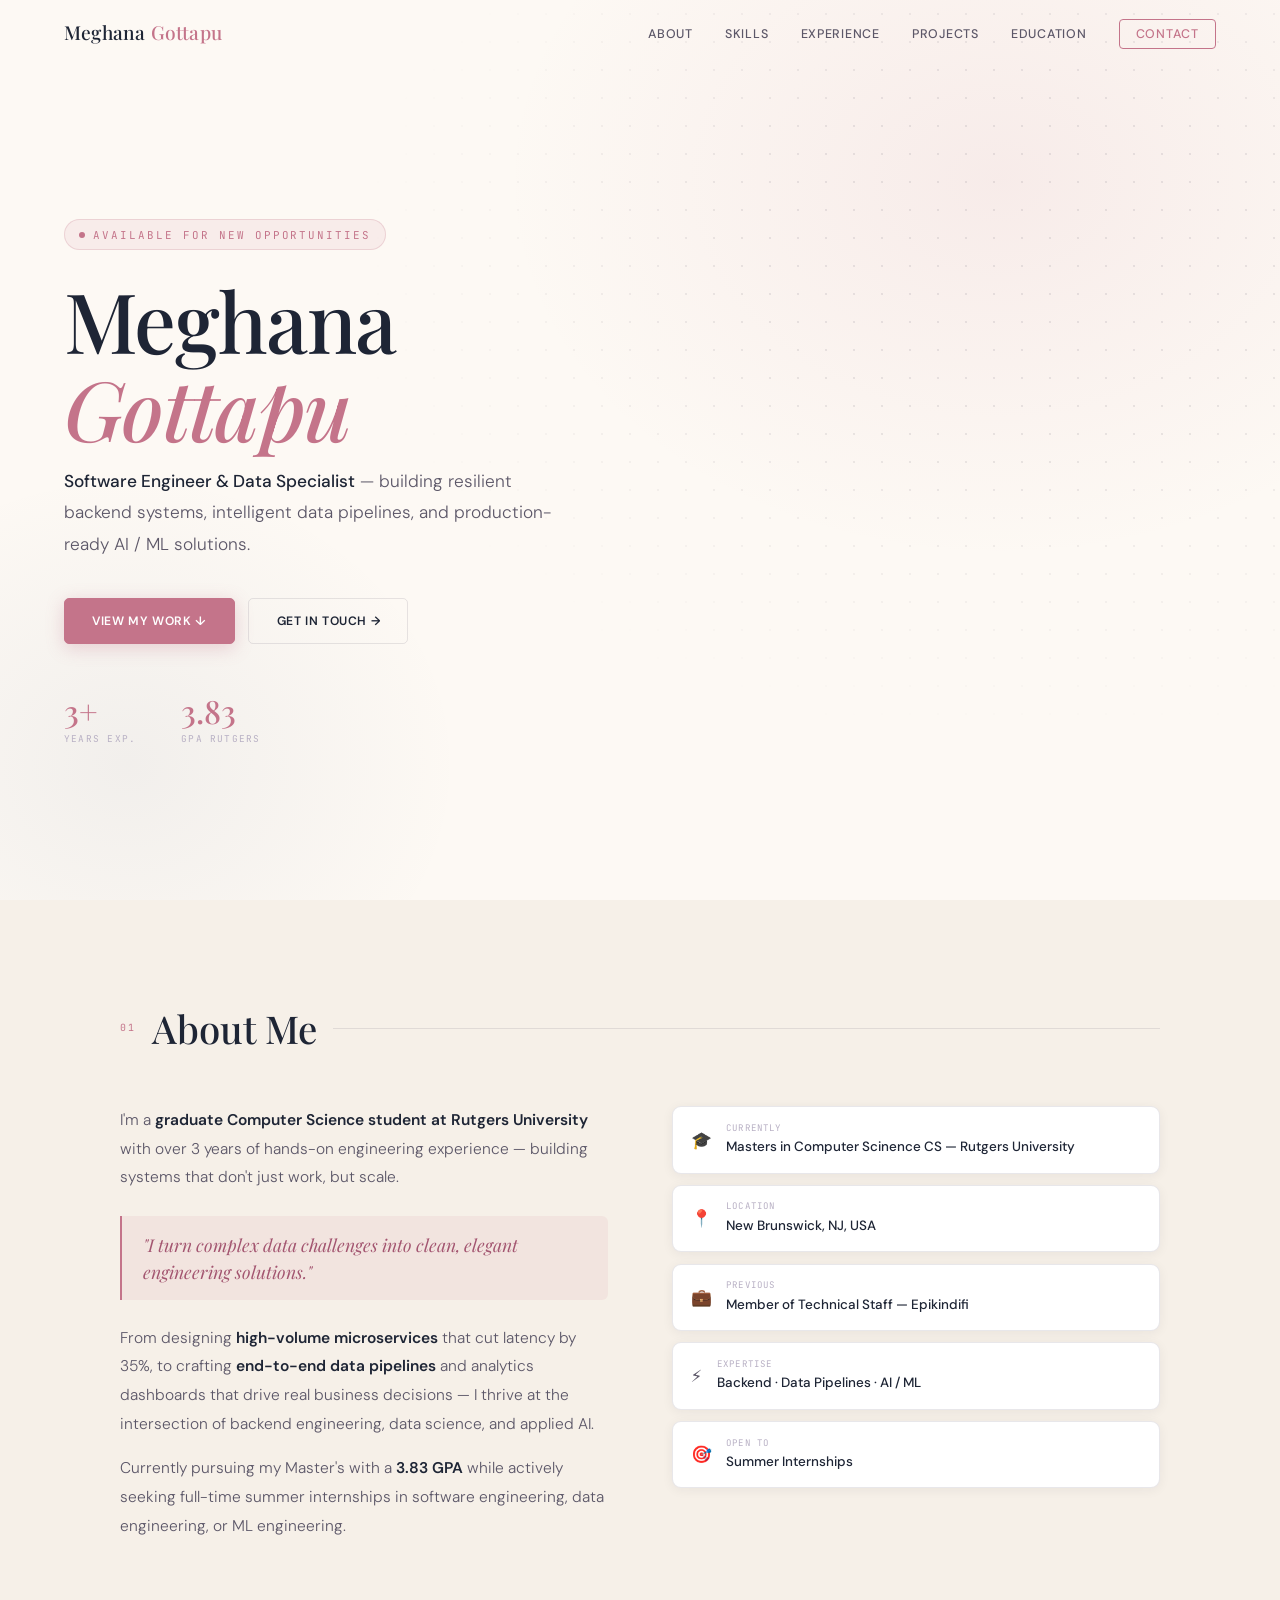
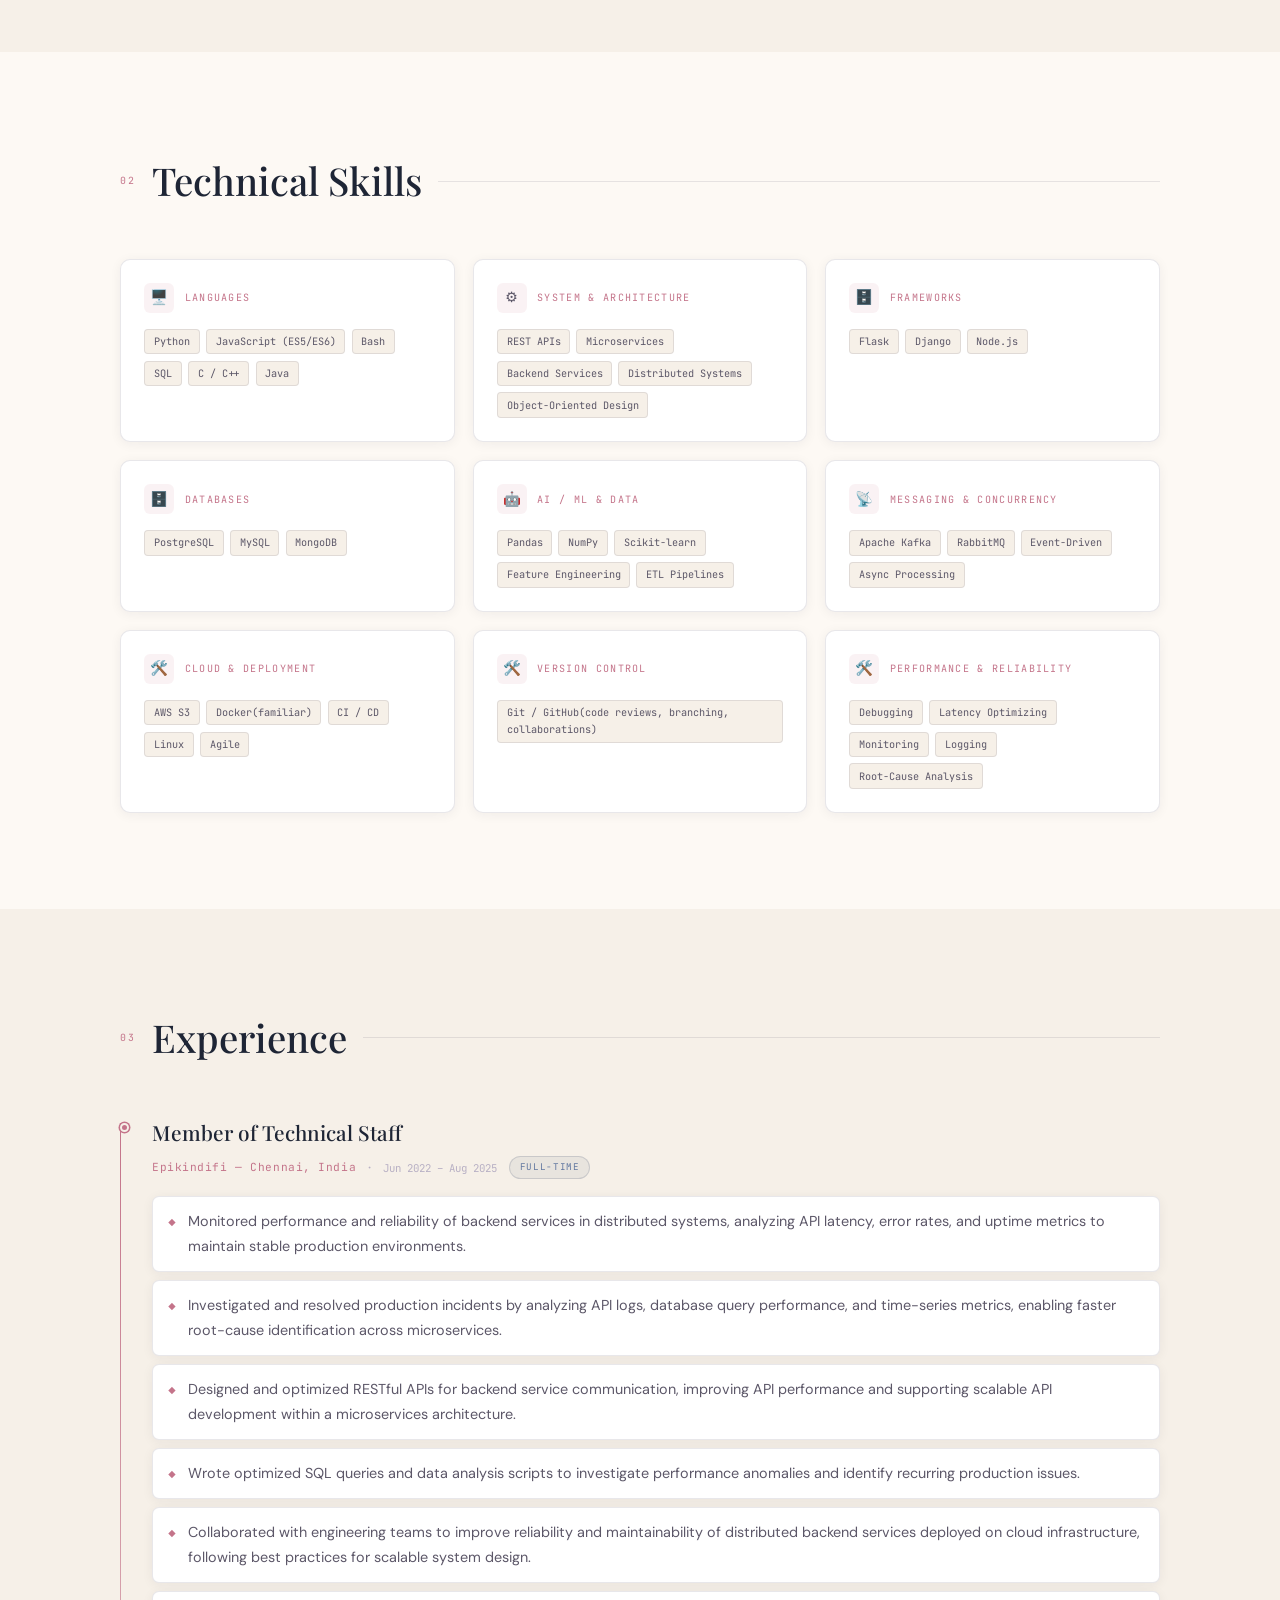
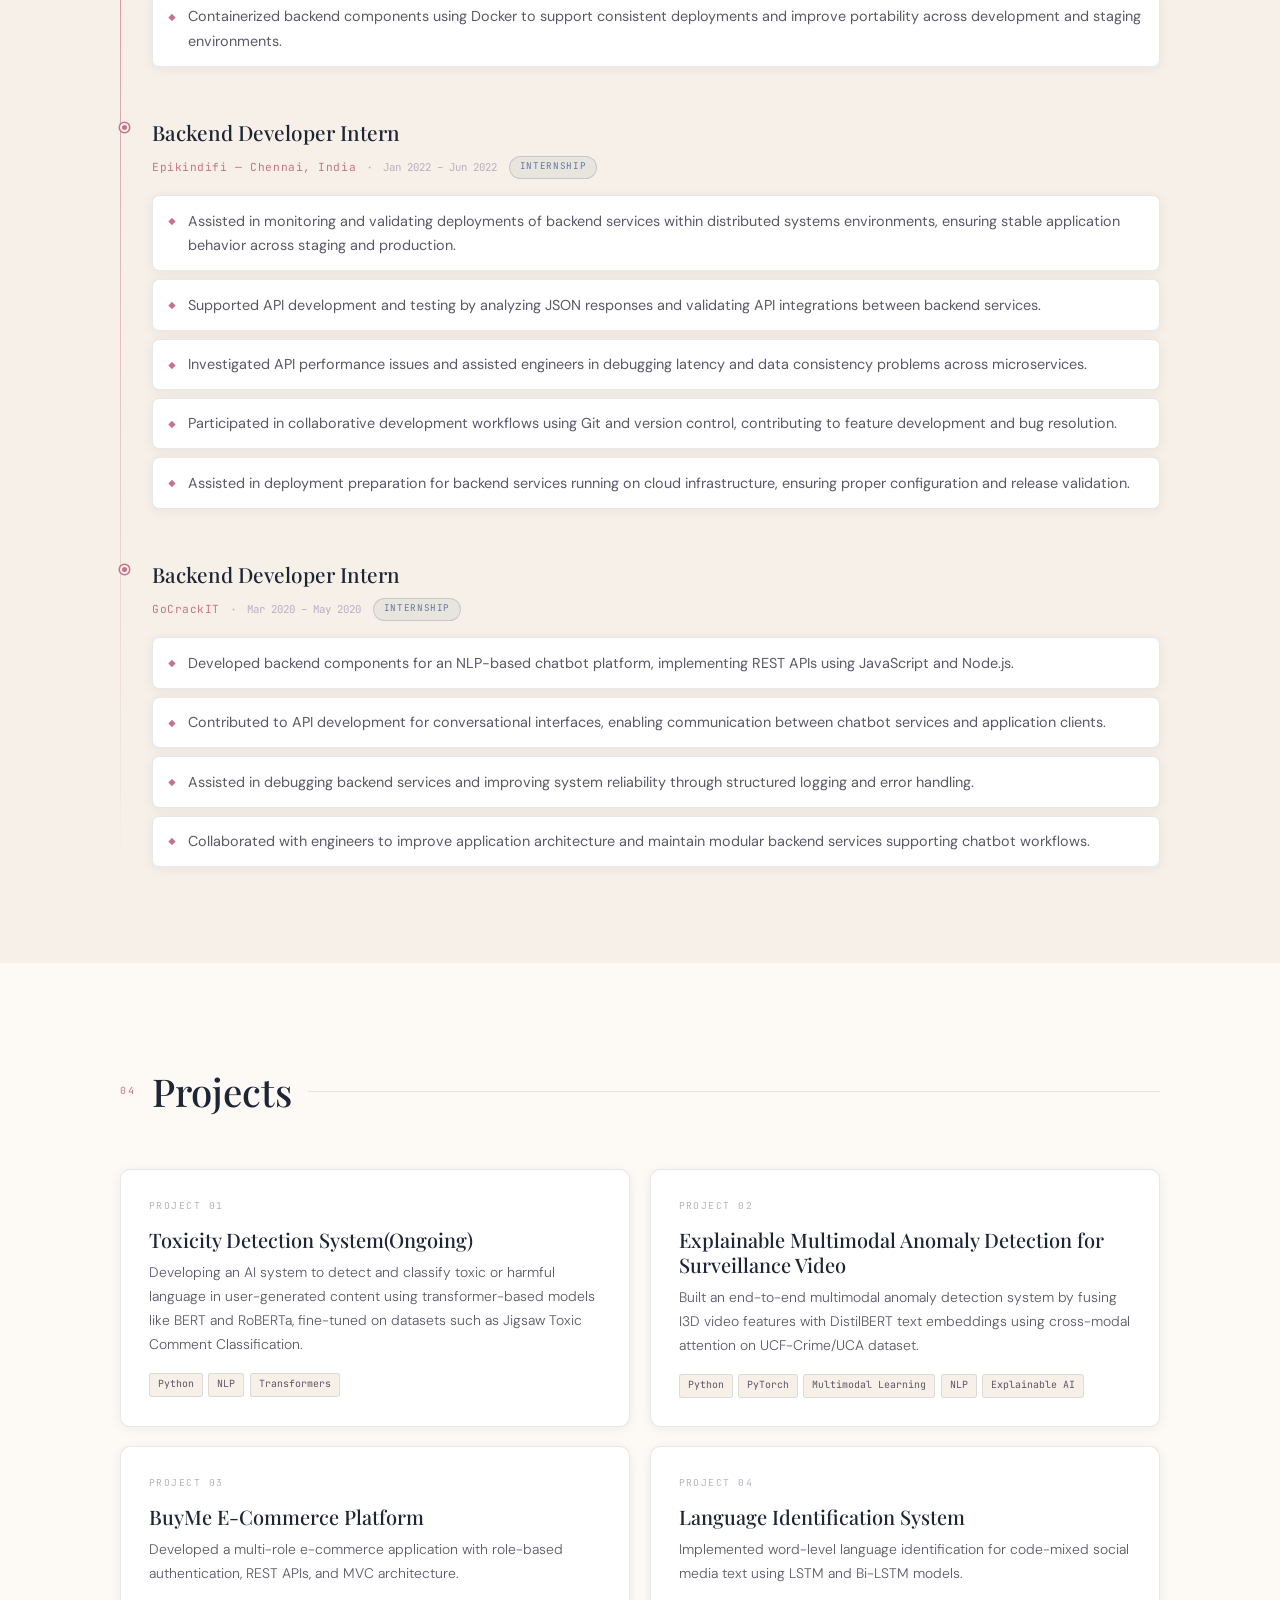
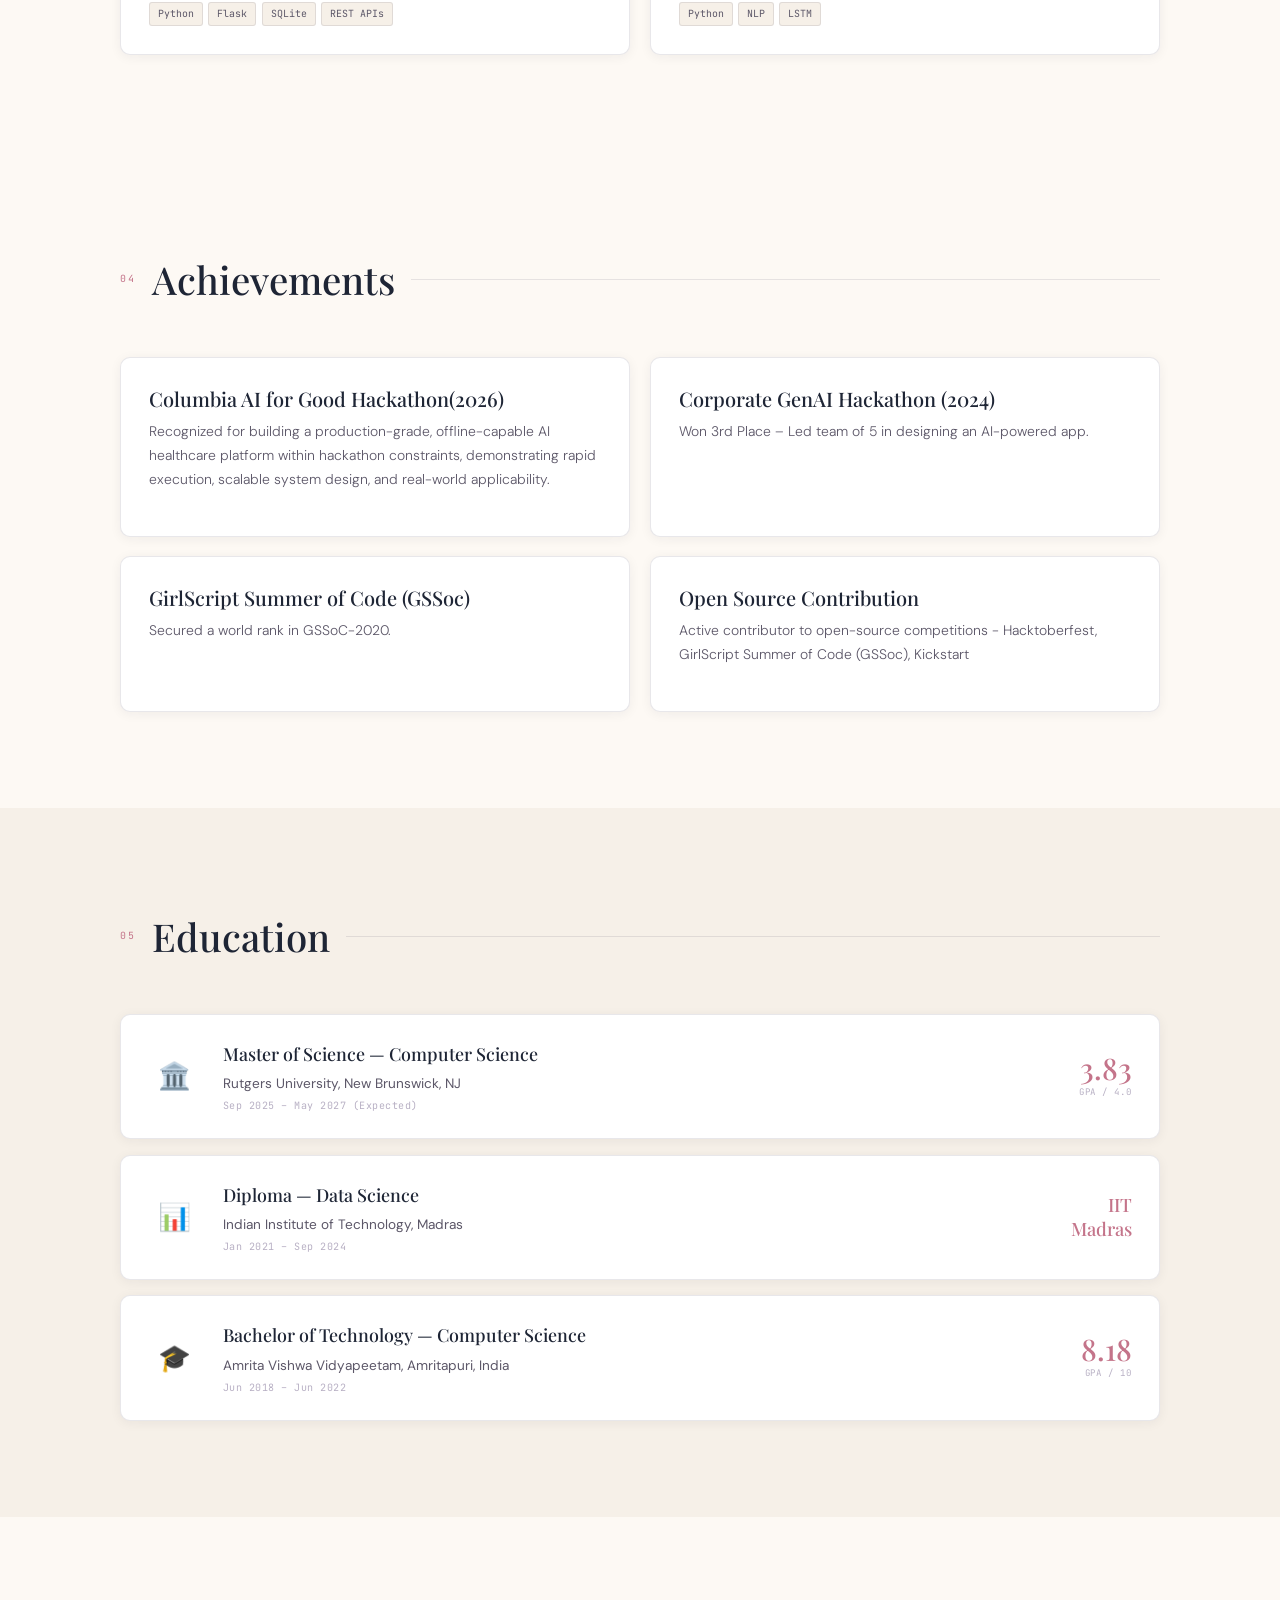
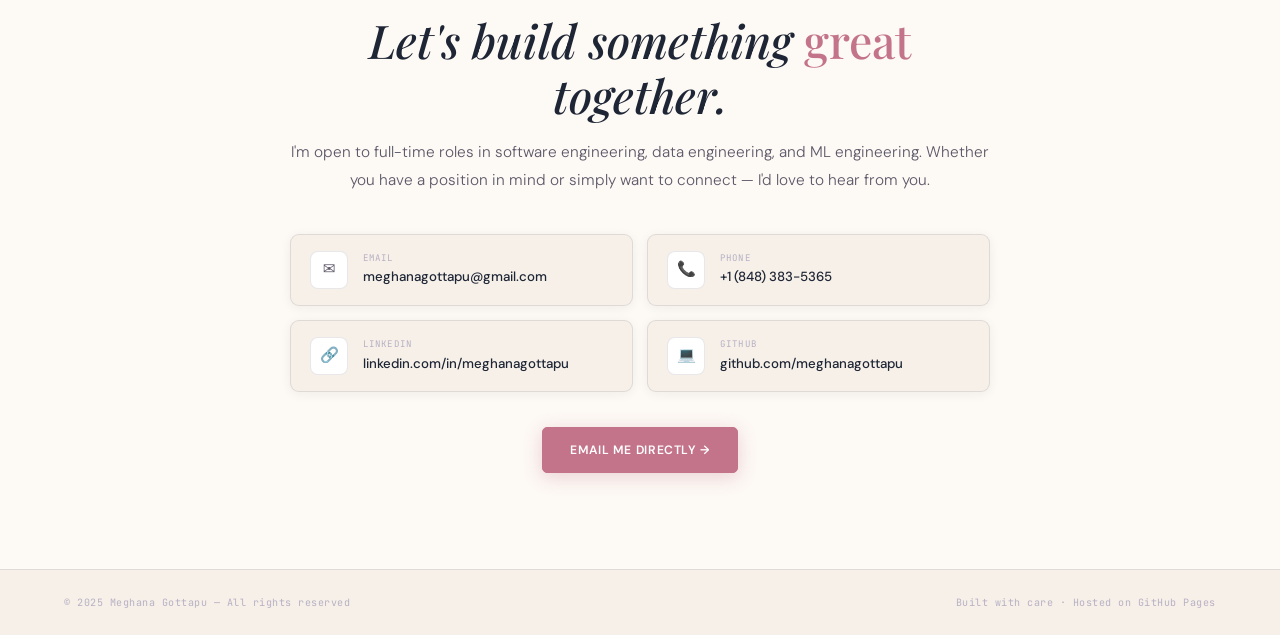
<file: index.html>
<!DOCTYPE html>
<html lang="en">
<head>
<meta charset="UTF-8"/>
<meta name="viewport" content="width=device-width, initial-scale=1.0"/>
<title>Meghana Gottapu — Software Engineer</title>
<meta name="description" content="Meghana Gottapu — Graduate CS student at Rutgers with 3+ years building scalable backend systems, data pipelines, and AI/ML solutions."/>
<link rel="preconnect" href="https://fonts.googleapis.com"/>
<link rel="preconnect" href="https://fonts.gstatic.com" crossorigin/>
<link href="https://fonts.googleapis.com/css2?family=Playfair+Display:ital,wght@0,400;0,500;0,700;1,400;1,500&family=DM+Sans:wght@300;400;500;600&family=JetBrains+Mono:wght@300;400;500&display=swap" rel="stylesheet"/>
<style>
/* =============================================
   TOKENS
============================================= */
:root {
  /* Palette: warm cream + dusty rose + slate indigo */
  --cream:      #fdf9f4;
  --cream2:     #f6f0e8;
  --cream3:     #ede5d8;
  --rose:       #c4748a;
  --rose-l:     #d9a0b0;
  --rose-d:     #a35570;
  --rose-bg:    rgba(196,116,138,.09);
  --rose-line:  rgba(196,116,138,.22);
  --slate:      #3d4f6b;
  --slate-l:    #6278a0;
  --slate-bg:   rgba(61,79,107,.07);
  --ink:        #1e2535;
  --body:       #5c5768;
  --muted:      #b8b0c4;
  --border:     rgba(92,87,104,.14);
  --borderl:    rgba(92,87,104,.08);
  --white:      #ffffff;
  --shadow-s:   0 2px 12px rgba(30,37,53,.06);
  --shadow-m:   0 6px 28px rgba(30,37,53,.09);
  --shadow-l:   0 16px 48px rgba(30,37,53,.12);

  --serif: 'Playfair Display', Georgia, serif;
  --sans:  'DM Sans', system-ui, sans-serif;
  --mono:  'JetBrains Mono', monospace;

  --nav-h: 66px;
  --ease:  cubic-bezier(.4,0,.2,1);
}

/* =============================================
   RESET
============================================= */
*,*::before,*::after{box-sizing:border-box;margin:0;padding:0}
html{scroll-behavior:auto;font-size:16px}
body{font-family:var(--sans);background:var(--cream);color:var(--body);line-height:1.7;overflow-x:hidden;-webkit-font-smoothing:antialiased}
a{color:inherit;text-decoration:none}
ul{list-style:none}
::-webkit-scrollbar{width:3px}
::-webkit-scrollbar-track{background:var(--cream2)}
::-webkit-scrollbar-thumb{background:var(--rose);border-radius:2px}

/* =============================================
   NAVIGATION
============================================= */
#nav{
  position:fixed;top:0;left:0;right:0;
  height:var(--nav-h);z-index:900;
  display:flex;align-items:center;
  padding:0 clamp(1.4rem,5vw,5rem);
  justify-content:space-between;
  transition:background .3s var(--ease),box-shadow .3s var(--ease),border-color .3s var(--ease);
  border-bottom:1px solid transparent;
}
#nav.solid{
  background:rgba(253,249,244,.96);
  backdrop-filter:blur(18px);
  -webkit-backdrop-filter:blur(18px);
  border-color:var(--border);
  box-shadow:var(--shadow-s);
}
.nav-logo{
  font-family:var(--serif);font-size:1.2rem;font-weight:500;
  color:var(--ink);cursor:pointer;letter-spacing:.01em;
  transition:color .2s;
}
.nav-logo span{color:var(--rose)}
.nav-logo:hover{color:var(--rose)}

.nav-list{display:flex;align-items:center;gap:2rem}
.nav-list a{
  font-family:var(--sans);font-size:.78rem;font-weight:500;
  letter-spacing:.06em;text-transform:uppercase;color:var(--body);
  position:relative;padding-bottom:3px;
  transition:color .2s var(--ease);
}
.nav-list a::after{
  content:'';position:absolute;bottom:0;left:0;
  width:0;height:1.5px;background:var(--rose);
  transition:width .28s var(--ease);
}
.nav-list a:hover,.nav-list a.active{color:var(--rose)}
.nav-list a:hover::after,.nav-list a.active::after{width:100%}
.nav-cta{
  color:var(--rose)!important;
  border:1.5px solid var(--rose)!important;
  padding:.38rem 1rem!important;border-radius:4px;
  transition:background .2s,color .2s!important;
}
.nav-cta::after{display:none!important}
.nav-cta:hover{background:var(--rose)!important;color:#fff!important}

/* hamburger */
.hbg{display:none;flex-direction:column;gap:5px;cursor:pointer;background:none;border:none;padding:4px}
.hbg i{display:block;width:22px;height:1.5px;background:var(--ink);border-radius:1px;transition:transform .3s var(--ease),opacity .3s var(--ease)}
.hbg.open i:nth-child(1){transform:translateY(6.5px) rotate(45deg)}
.hbg.open i:nth-child(2){opacity:0;transform:scaleX(0)}
.hbg.open i:nth-child(3){transform:translateY(-6.5px) rotate(-45deg)}

/* mobile overlay */
#mob{
  display:none;position:fixed;inset:0;z-index:800;
  background:rgba(253,249,244,.97);
  backdrop-filter:blur(20px);-webkit-backdrop-filter:blur(20px);
  flex-direction:column;align-items:center;justify-content:center;gap:1.8rem;
}
#mob.open{display:flex}
#mob a{
  font-family:var(--serif);font-size:2.1rem;font-weight:400;
  font-style:italic;color:var(--ink);
  transition:color .2s;
}
#mob a:hover{color:var(--rose)}

/* =============================================
   HERO
============================================= */
#hero{
  min-height:100vh;
  display:flex;align-items:center;
  padding:calc(var(--nav-h) + 4rem) clamp(1.4rem,5vw,5rem) 4rem;
  background:var(--cream);
  position:relative;overflow:hidden;
}
.hero-bg{
  position:absolute;inset:0;pointer-events:none;
  background:
    radial-gradient(ellipse 55% 60% at 78% 20%, rgba(196,116,138,.10) 0%, transparent 70%),
    radial-gradient(ellipse 40% 50% at 10% 85%, rgba(61,79,107,.06) 0%, transparent 65%);
}
.hero-dots{
  position:absolute;inset:0;pointer-events:none;
  background-image:radial-gradient(rgba(92,87,104,.12) 1px, transparent 1px);
  background-size:28px 28px;
  mask-image:radial-gradient(ellipse 70% 70% at 80% 30%, black 30%, transparent 75%);
  -webkit-mask-image:radial-gradient(ellipse 70% 70% at 80% 30%, black 30%, transparent 75%);
}

.hero-inner{position:relative;z-index:1;max-width:660px}

.hero-pill{
  display:inline-flex;align-items:center;gap:.55rem;
  font-family:var(--mono);font-size:.68rem;letter-spacing:.18em;
  text-transform:uppercase;color:var(--rose);
  background:var(--rose-bg);border:1px solid var(--rose-line);
  padding:.32rem .85rem;border-radius:100px;
  margin-bottom:1.6rem;
  opacity:0;animation:fadeUp .7s .1s forwards;
}
.hero-pill-dot{width:6px;height:6px;border-radius:50%;background:var(--rose);animation:blink 2s infinite}

.hero-name{
  font-family:var(--serif);
  font-size:clamp(2.8rem,6.5vw,5.4rem);
  font-weight:500;line-height:1.06;
  color:var(--ink);letter-spacing:-.02em;
  margin-bottom:.85rem;
  opacity:0;animation:fadeUp .7s .22s forwards;
}
.hero-name em{font-style:italic;color:var(--rose)}

.hero-sub{
  font-size:clamp(.93rem,1.7vw,1.08rem);font-weight:300;
  color:var(--body);line-height:1.82;max-width:510px;
  margin-bottom:2.4rem;
  opacity:0;animation:fadeUp .7s .38s forwards;
}
.hero-sub strong{color:var(--ink);font-weight:500}

.hero-btns{
  display:flex;gap:.85rem;flex-wrap:wrap;
  opacity:0;animation:fadeUp .7s .52s forwards;
}
.btn{
  display:inline-flex;align-items:center;gap:.4rem;
  font-family:var(--sans);font-size:.76rem;font-weight:600;
  letter-spacing:.05em;text-transform:uppercase;
  padding:.72rem 1.7rem;border-radius:5px;cursor:pointer;
  transition:transform .2s var(--ease),box-shadow .25s var(--ease),background .2s,color .2s,border-color .2s;
}
.btn:hover{transform:translateY(-2px)}
.btn-rose{
  background:var(--rose);color:#fff;
  border:1.5px solid var(--rose);
  box-shadow:0 4px 18px rgba(196,116,138,.3);
}
.btn-rose:hover{background:var(--rose-d);border-color:var(--rose-d);box-shadow:0 8px 28px rgba(196,116,138,.38)}
.btn-outline{
  background:transparent;color:var(--ink);
  border:1.5px solid var(--border);
}
.btn-outline:hover{border-color:var(--rose);color:var(--rose)}

.hero-stats{
  display:flex;gap:2.8rem;margin-top:3.2rem;
  opacity:0;animation:fadeIn .8s .9s forwards;
}
.hs-num{font-family:var(--serif);font-size:2rem;font-weight:500;color:var(--rose);line-height:1}
.hs-lbl{font-family:var(--mono);font-size:.59rem;letter-spacing:.13em;text-transform:uppercase;color:var(--muted);margin-top:.25rem}

/* =============================================
   SECTION BASE
============================================= */
section{padding:6rem clamp(1.4rem,5vw,5rem)}
.wrap{max-width:1040px;margin:0 auto}

.sh{display:flex;align-items:center;gap:1rem;margin-bottom:2.8rem}
.sh-n{font-family:var(--mono);font-size:.62rem;letter-spacing:.2em;color:var(--rose);flex-shrink:0}
.sh-t{font-family:var(--serif);font-size:clamp(1.65rem,3vw,2.4rem);font-weight:500;color:var(--ink)}
.sh-r{flex:1;height:1px;background:var(--border)}

/* reveal */
.rv{opacity:0;transform:translateY(20px);transition:opacity .55s var(--ease),transform .55s var(--ease)}
.rv.on{opacity:1;transform:none}

/* =============================================
   ABOUT
============================================= */
#about{background:var(--cream2)}
.about-grid{display:grid;grid-template-columns:1fr 1fr;gap:4rem;align-items:start}
.about-copy p{font-size:.97rem;font-weight:300;color:var(--body);line-height:1.85;margin-bottom:1rem}
.about-copy p b{color:var(--ink);font-weight:600}
.pullquote{
  font-family:var(--serif);font-style:italic;
  font-size:1.1rem;color:var(--rose-d);
  border-left:2px solid var(--rose);
  padding:.9rem 1.3rem;
  background:var(--rose-bg);
  border-radius:0 6px 6px 0;
  margin:1.5rem 0;line-height:1.55;
}

.card-stack{display:flex;flex-direction:column;gap:.7rem}
.info-card{
  display:flex;align-items:center;gap:.9rem;
  background:var(--white);border:1px solid var(--border);
  border-radius:9px;padding:.85rem 1.1rem;
  box-shadow:var(--shadow-s);
  transition:transform .2s var(--ease),box-shadow .2s var(--ease),border-color .2s var(--ease);
}
.info-card:hover{transform:translateX(4px);box-shadow:var(--shadow-m);border-color:var(--rose-line)}
.ic-icon{font-size:1.05rem;flex-shrink:0}
.ic-lbl{font-family:var(--mono);font-size:.57rem;letter-spacing:.13em;text-transform:uppercase;color:var(--muted)}
.ic-val{font-size:.84rem;color:var(--ink);font-weight:500}

/* =============================================
   SKILLS
============================================= */
#skills{background:var(--cream)}
.skills-grid{display:grid;grid-template-columns:repeat(3,1fr);gap:1.1rem}
.sk-card{
  background:var(--white);border:1px solid var(--border);
  border-radius:10px;padding:1.45rem;
  box-shadow:var(--shadow-s);
  transition:transform .25s var(--ease),box-shadow .25s var(--ease),border-color .25s var(--ease);
}
.sk-card:hover{transform:translateY(-3px);box-shadow:var(--shadow-l);border-color:var(--rose-line)}
.sk-hd{display:flex;align-items:center;gap:.65rem;margin-bottom:1rem}
.sk-ico{width:30px;height:30px;display:flex;align-items:center;justify-content:center;background:var(--rose-bg);border-radius:6px;font-size:.9rem}
.sk-cat{font-family:var(--mono);font-size:.63rem;letter-spacing:.13em;text-transform:uppercase;color:var(--rose)}
.tags{display:flex;flex-wrap:wrap;gap:.38rem}
.tg{
  font-family:var(--mono);font-size:.64rem;
  color:var(--body);background:var(--cream2);
  border:1px solid var(--border);border-radius:4px;
  padding:.2rem .55rem;
  transition:background .15s,color .15s,border-color .15s;
}
.tg:hover{background:var(--rose-bg);border-color:var(--rose-line);color:var(--rose-d)}

/* =============================================
   EXPERIENCE
============================================= */
#experience{background:var(--cream2)}
.timeline{position:relative;padding-left:2rem}
.timeline::before{
  content:'';position:absolute;left:0;top:8px;bottom:0;width:1px;
  background:linear-gradient(to bottom,var(--rose),rgba(196,116,138,0));
}
.tj{position:relative;margin-bottom:3rem}
.tj:last-child{margin-bottom:0}
.tj::before{
  content:'';position:absolute;left:-2rem;top:8px;
  width:9px;height:9px;border-radius:50%;
  background:var(--rose);
  border:2.5px solid var(--cream2);
  box-shadow:0 0 0 1.5px var(--rose);
}
.tj-role{font-family:var(--serif);font-size:1.3rem;font-weight:500;color:var(--ink);margin-bottom:.22rem}
.tj-meta{display:flex;align-items:center;gap:.75rem;flex-wrap:wrap;margin-bottom:.9rem}
.tj-co{font-family:var(--mono);font-size:.7rem;letter-spacing:.05em;color:var(--rose)}
.tj-sep{color:var(--muted)}
.tj-dt{font-family:var(--mono);font-size:.67rem;color:var(--muted)}
.tj-badge{
  font-family:var(--mono);font-size:.58rem;letter-spacing:.07em;text-transform:uppercase;
  background:var(--slate-bg);color:var(--slate-l);
  border:1px solid rgba(61,79,107,.18);border-radius:100px;padding:.16rem .6rem;
}
.tj-pts{display:flex;flex-direction:column;gap:.5rem}
.tj-pt{
  display:flex;gap:.8rem;align-items:flex-start;
  font-size:.9rem;color:var(--body);line-height:1.7;
  background:var(--white);border:1px solid var(--border);
  border-radius:7px;padding:.78rem .95rem;
  box-shadow:var(--shadow-s);
  transition:box-shadow .2s var(--ease),border-color .2s var(--ease);
}
.tj-pt:hover{box-shadow:var(--shadow-m);border-color:var(--rose-line)}
.tj-dot{color:var(--rose);flex-shrink:0;margin-top:.28rem;font-size:.6rem}
.tj-pt b{color:var(--rose-d);font-weight:600}

/* =============================================
   PROJECTS
============================================= */
#projects{background:var(--cream)}
.proj-grid{display:grid;grid-template-columns:repeat(2,1fr);gap:1.2rem}
.pj-card{
  background:var(--white);border:1px solid var(--border);
  border-radius:10px;padding:1.75rem;
  position:relative;overflow:hidden;
  box-shadow:var(--shadow-s);
  transition:transform .25s var(--ease),box-shadow .25s var(--ease),border-color .25s var(--ease);
}
.pj-card::before{
  content:'';position:absolute;top:0;left:0;right:0;height:2px;
  background:linear-gradient(90deg,var(--rose),var(--slate-l));
  transform:scaleX(0);transform-origin:left;
  transition:transform .3s var(--ease);
}
.pj-card:hover{transform:translateY(-4px);box-shadow:var(--shadow-l);border-color:var(--rose-line)}
.pj-card:hover::before{transform:scaleX(1)}
.pj-n{font-family:var(--mono);font-size:.6rem;letter-spacing:.15em;color:var(--muted);margin-bottom:.8rem}
.pj-t{font-family:var(--serif);font-size:1.25rem;font-weight:500;color:var(--ink);margin-bottom:.55rem;line-height:1.25}
.pj-d{font-size:.87rem;color:var(--body);line-height:1.72;margin-bottom:1rem;font-weight:300}
.pj-badge{
  display:inline-block;font-family:var(--mono);font-size:.66rem;
  color:var(--rose-d);background:var(--rose-bg);
  border:1px solid var(--rose-line);
  padding:.25rem .65rem;border-radius:4px;margin-bottom:.9rem;
}
.pj-tech{display:flex;flex-wrap:wrap;gap:.34rem}
.pt{
  font-family:var(--mono);font-size:.62rem;
  color:var(--body);background:var(--cream2);
  border:1px solid var(--border);border-radius:3px;padding:.17rem .5rem;
}

/* =============================================
   EDUCATION
============================================= */
#education{background:var(--cream2)}
.edu-list{display:flex;flex-direction:column;gap:.95rem}
.edu-card{
  display:grid;grid-template-columns:52px 1fr auto;
  align-items:center;gap:1.4rem;
  background:var(--white);border:1px solid var(--border);
  border-radius:10px;padding:1.5rem 1.7rem;
  box-shadow:var(--shadow-s);
  transition:transform .2s var(--ease),box-shadow .2s var(--ease),border-color .2s var(--ease);
}
.edu-card:hover{transform:translateX(5px);box-shadow:var(--shadow-m);border-color:var(--rose-line)}
.edu-ico{font-size:1.65rem;text-align:center}
.edu-deg{font-family:var(--serif);font-size:1.12rem;font-weight:500;color:var(--ink);margin-bottom:.18rem}
.edu-sch{font-size:.85rem;color:var(--body);margin-bottom:.12rem}
.edu-per{font-family:var(--mono);font-size:.63rem;letter-spacing:.05em;color:var(--muted)}
.gpa{text-align:right}
.gpa-v{font-family:var(--serif);font-size:1.85rem;font-weight:500;color:var(--rose);line-height:1}
.gpa-l{font-family:var(--mono);font-size:.57rem;letter-spacing:.1em;text-transform:uppercase;color:var(--muted);margin-top:.12rem}

/* =============================================
   CONTACT
============================================= */
#contact{background:var(--cream)}
.contact-center{max-width:700px;margin:0 auto;text-align:center}
.contact-h{
  font-family:var(--serif);
  font-size:clamp(1.85rem,3.8vw,2.9rem);
  font-weight:500;font-style:italic;
  color:var(--ink);line-height:1.2;margin-bottom:.95rem;
}
.contact-h em{color:var(--rose);font-style:normal}
.contact-sub{font-size:.96rem;font-weight:300;color:var(--body);line-height:1.82;margin-bottom:2.4rem}
.c-grid{display:grid;grid-template-columns:repeat(2,1fr);gap:.9rem;margin-bottom:2.2rem;text-align:left}
.c-card{
  display:flex;align-items:center;gap:.9rem;
  background:var(--cream2);border:1px solid var(--border);
  border-radius:9px;padding:1rem 1.2rem;
  box-shadow:var(--shadow-s);
  transition:transform .2s var(--ease),box-shadow .2s var(--ease),border-color .2s var(--ease);
}
.c-card:hover{transform:translateY(-2px);box-shadow:var(--shadow-m);border-color:var(--rose-line)}
.c-ico{
  width:38px;height:38px;flex-shrink:0;
  display:flex;align-items:center;justify-content:center;
  background:var(--white);border-radius:8px;font-size:.95rem;
  border:1px solid var(--border);
}
.c-lbl{font-family:var(--mono);font-size:.57rem;letter-spacing:.13em;text-transform:uppercase;color:var(--muted)}
.c-val{font-size:.83rem;color:var(--ink);font-weight:500;word-break:break-all}
.cta-center{display:flex;justify-content:center}

/* =============================================
   FOOTER
============================================= */
footer{
  background:var(--cream2);border-top:1px solid var(--border);
  padding:1.5rem clamp(1.4rem,5vw,5rem);
  display:flex;justify-content:space-between;align-items:center;
}
footer p{font-family:var(--mono);font-size:.63rem;letter-spacing:.05em;color:var(--muted)}

/* =============================================
   ANIMATIONS
============================================= */
@keyframes fadeUp  {from{opacity:0;transform:translateY(18px)}to{opacity:1;transform:none}}
@keyframes fadeIn  {from{opacity:0}to{opacity:1}}
@keyframes blink   {0%,100%{opacity:1;transform:scale(1)}50%{opacity:.35;transform:scale(.68)}}

/* =============================================
   RESPONSIVE
============================================= */
@media(max-width:960px){
  .skills-grid{grid-template-columns:repeat(2,1fr)}
  .about-grid{grid-template-columns:1fr;gap:2.5rem}
  .hero-stats{gap:2rem}
}
@media(max-width:640px){
  .nav-list{display:none}
  .hbg{display:flex}
  section{padding:4rem 1.4rem}
  #hero{padding:calc(var(--nav-h) + 2.5rem) 1.4rem 2.5rem}
  .hero-name{font-size:clamp(2.3rem,10vw,3.2rem)}
  .hero-btns{flex-direction:column;align-items:flex-start}
  .hero-stats{gap:1.8rem}
  .skills-grid{grid-template-columns:1fr}
  .proj-grid{grid-template-columns:1fr}
  .edu-card{grid-template-columns:auto 1fr}
  .gpa{display:none}
  .c-grid{grid-template-columns:1fr}
  footer{flex-direction:column;gap:.3rem;text-align:center}
  .sh-r{display:none}
}
</style>
</head>
<body>

<!-- ==================== NAV ==================== -->
<nav id="nav">
  <div class="nav-logo" id="logo-btn">Meghana <span>Gottapu</span></div>

  <ul class="nav-list" id="nav-list">
    <li><a href="#about"      data-s="about">About</a></li>
    <li><a href="#skills"     data-s="skills">Skills</a></li>
    <li><a href="#experience" data-s="experience">Experience</a></li>
    <li><a href="#projects"   data-s="projects">Projects</a></li>
    <li><a href="#education"  data-s="education">Education</a></li>
    <li><a href="#contact"    data-s="contact" class="nav-cta">Contact</a></li>
  </ul>

  <button class="hbg" id="hbg" aria-label="Toggle menu"><i></i><i></i><i></i></button>
</nav>

<!-- mobile overlay -->
<div id="mob">
  <a href="#about">About</a>
  <a href="#skills">Skills</a>
  <a href="#experience">Experience</a>
  <a href="#projects">Projects</a>
  <a href="#education">Education</a>
  <a href="#contact">Contact</a>
</div>

<!-- ==================== HERO ==================== -->
<section id="hero">
  <div class="hero-bg"></div>
  <div class="hero-dots"></div>
  <div class="hero-inner">
    <p class="hero-pill"><span class="hero-pill-dot"></span>Available for new opportunities</p>
    <h1 class="hero-name">Meghana<br><em>Gottapu</em></h1>
    <p class="hero-sub">
      <strong>Software Engineer &amp; Data Specialist</strong> — building resilient backend systems,
      intelligent data pipelines, and production-ready AI&nbsp;/&nbsp;ML solutions.
    </p>
    <div class="hero-btns">
      <a href="#experience" class="btn btn-rose">View My Work ↓</a>
      <a href="#contact"    class="btn btn-outline">Get in Touch →</a>
    </div>
    <div class="hero-stats">
      <div><div class="hs-num">3+</div><div class="hs-lbl">Years Exp.</div></div>
      <!-- <div><div class="hs-num">35%</div><div class="hs-lbl">Latency Cut</div></div> -->
      <div><div class="hs-num">3.83</div><div class="hs-lbl">GPA Rutgers</div></div>
    </div>
  </div>
</section>

<!-- ==================== ABOUT ==================== -->
<section id="about">
  <div class="wrap">
    <div class="sh rv">
      <span class="sh-n">01</span>
      <h2 class="sh-t">About Me</h2>
      <div class="sh-r"></div>
    </div>
    <div class="about-grid">
      <div class="about-copy rv">
        <p>I'm a <b>graduate Computer Science student at Rutgers University</b> with over 3 years of hands-on engineering experience — building systems that don't just work, but scale.</p>
        <div class="pullquote">"I turn complex data challenges into clean, elegant engineering solutions."</div>
        <p>From designing <b>high-volume microservices</b> that cut latency by 35%, to crafting <b>end-to-end data pipelines</b> and analytics dashboards that drive real business decisions — I thrive at the intersection of backend engineering, data science, and applied AI.</p>
        <p>Currently pursuing my Master's with a <b>3.83 GPA</b> while actively seeking full-time summer internships in software engineering, data engineering, or ML engineering.</p>
      </div>
      <div class="card-stack rv">
        <div class="info-card"><span class="ic-icon">🎓</span><div><div class="ic-lbl">Currently</div><div class="ic-val">Masters in Computer Scinence CS — Rutgers University</div></div></div>
        <div class="info-card"><span class="ic-icon">📍</span><div><div class="ic-lbl">Location</div><div class="ic-val">New Brunswick, NJ, USA</div></div></div>
        <div class="info-card"><span class="ic-icon">💼</span><div><div class="ic-lbl">Previous</div><div class="ic-val">Member of Technical Staff — Epikindifi</div></div></div>
        <div class="info-card"><span class="ic-icon">⚡</span><div><div class="ic-lbl">Expertise</div><div class="ic-val">Backend · Data Pipelines · AI / ML</div></div></div>
        <!-- <div class="info-card"><span class="ic-icon">🌐</span><div><div class="ic-lbl">Portfolio</div><div class="ic-val">meghanagottapu.github.io</div></div></div> -->
        <!-- <div class="info-card"><span class="ic-icon">🎯</span><div><div class="ic-lbl">Open To</div><div class="ic-val">SWE · Data Eng · ML Engineering</div></div></div> -->
         <div class="info-card"><span class="ic-icon">🎯</span><div><div class="ic-lbl">Open To</div><div class="ic-val">Summer Internships</div></div></div>
      </div>
    </div>
  </div>
</section>

<!-- ==================== SKILLS ==================== -->
<section id="skills">
  <div class="wrap">
    <div class="sh rv">
      <span class="sh-n">02</span>
      <h2 class="sh-t">Technical Skills</h2>
      <div class="sh-r"></div>
    </div>
    <div class="skills-grid">
      <div class="sk-card rv">
        <div class="sk-hd"><div class="sk-ico">🖥️</div><span class="sk-cat">Languages</span></div>
        <div class="tags">
          <span class="tg">Python</span>
          <span class="tg">JavaScript (ES5/ES6)</span>
          <span class="tg">Bash</span>
          <span class="tg">SQL</span>
          <span class="tg">C / C++</span>
          <span class="tg">Java</span>
        </div>
      </div>
      <div class="sk-card rv">
        <!-- <div class="sk-hd"><div class="sk-ico">⚙️</div><span class="sk-cat">Backend &amp; Systems</span></div> -->
         <div class="sk-hd"><div class="sk-ico">⚙️</div><span class="sk-cat">System &amp; Architecture</span></div>
        <div class="tags">
          <span class="tg">REST APIs</span>
          <span class="tg">Microservices</span>
          <span class="tg">Backend Services</span>
          <span class="tg">Distributed Systems</span>
          <!-- <span class="tg">OOP &amp; DSA</span></div> -->
           <span class="tg">Object-Oriented Design</span>
        </div>
      </div>
      <div class="sk-card rv">
        <div class="sk-hd"><div class="sk-ico">🗄️</div><span class="sk-cat">Frameworks</span></div>
        <div class="tags">
          <span class="tg">Flask</span>
          <span class="tg">Django</span>
          <span class="tg">Node.js</span>
        </div>
      </div>
      <div class="sk-card rv">
        <div class="sk-hd"><div class="sk-ico">🗄️</div><span class="sk-cat">Databases</span></div>
        <div class="tags">
          <span class="tg">PostgreSQL</span>
          <span class="tg">MySQL</span>
          <span class="tg">MongoDB</span>
        </div>
      </div>
      <div class="sk-card rv">
        <div class="sk-hd"><div class="sk-ico">🤖</div><span class="sk-cat">AI / ML &amp; Data</span></div>
        <div class="tags">
          <span class="tg">Pandas</span>
          <span class="tg">NumPy</span>
          <span class="tg">Scikit-learn</span>
          <span class="tg">Feature Engineering</span>
          <span class="tg">ETL Pipelines</span></div>
      </div>
      <div class="sk-card rv">
        <div class="sk-hd"><div class="sk-ico">📡</div><span class="sk-cat">Messaging &amp; Concurrency</span></div>
        <div class="tags">
          <span class="tg">Apache Kafka</span>
          <span class="tg">RabbitMQ</span>
          <span class="tg">Event-Driven</span>
          <span class="tg">Async Processing</span></div>
      </div>
      <div class="sk-card rv">
        <div class="sk-hd"><div class="sk-ico">🛠️</div><span class="sk-cat">Cloud &amp; Deployment</span></div>
        <div class="tags">
          <span class="tg">AWS S3</span>
          <span class="tg">Docker(familiar)</span>
          <span class="tg">CI / CD</span>
          <span class="tg">Linux</span>
          <span class="tg">Agile</span></div>
      </div>
      <div class="sk-card rv">
        <div class="sk-hd"><div class="sk-ico">🛠️</div><span class="sk-cat">Version Control</span></div>
        <div class="tags">
          <span class="tg">Git / GitHub(code reviews, branching, collaborations)</span>
        </div>
      </div>

      <div class="sk-card rv">
        <div class="sk-hd"><div class="sk-ico">🛠️</div><span class="sk-cat">Performance &amp; Reliability</span></div>
        <div class="tags">
          <span class="tg">Debugging</span>
          <span class="tg">Latency Optimizing</span>
          <span class="tg">Monitoring</span>
          <span class="tg">Logging</span>
          <span class="tg">Root-Cause Analysis</span>
        </div>
      </div>
      </div>
    </div>
  </div>
</section>

<!-- ==================== EXPERIENCE ==================== -->
<section id="experience">
  <div class="wrap">
    <div class="sh rv">
      <span class="sh-n">03</span>
      <h2 class="sh-t">Experience</h2>
      <div class="sh-r"></div>
    </div>
    <div class="timeline">

      <div class="tj rv">
        <div class="tj-role">Member of Technical Staff</div>
        <div class="tj-meta">
          <span class="tj-co">Epikindifi — Chennai, India</span>
          <span class="tj-sep">·</span>
          <span class="tj-dt">Jun 2022 – Aug 2025</span>
          <span class="tj-badge">Full-time</span>
        </div>
        <div class="tj-pts">
          <!-- <div class="tj-pt"><span class="tj-dot">◆</span><span>Engineered scalable backend microservices for high-volume transactions, achieving a <b>35% reduction in end-to-end latency</b> through targeted profiling and architectural improvements.</span></div>
          <div class="tj-pt"><span class="tj-dot">◆</span><span>Designed and shipped <b>RESTful APIs, JWT / OAuth authentication</b>, and data-validation pipelines deployed across multiple production applications.</span></div>
          <div class="tj-pt"><span class="tj-dot">◆</span><span>Built <b>internal analytics dashboards</b> surfacing system performance, customer behaviour, and operational KPIs — improving visibility and data-driven decision-making.</span></div>
          <div class="tj-pt"><span class="tj-dot">◆</span><span>Architected relational and NoSQL data models that <b>improved query performance and reporting accuracy</b> across core business workflows.</span></div>
          <div class="tj-pt"><span class="tj-dot">◆</span><span>Led production debugging and root-cause analysis; contributed to <b>CI / CD testing pipelines</b> and rigorous code reviews.</span></div>
          <div class="tj-pt"><span class="tj-dot">◆</span><span>Collaborated in <b>Agile sprints</b> with engineering, product, QA, and design — consistently delivering reliable, production-ready features on schedule.</span></div> -->

          <div class="tj-pt"><span class="tj-dot">◆</span><span>Monitored performance and reliability of backend services in distributed systems, analyzing API latency, error rates, and uptime metrics to maintain stable production environments.</span></div>
          <div class="tj-pt"><span class="tj-dot">◆</span><span>Investigated and resolved production incidents by analyzing API logs, database query performance, and time-series metrics, enabling faster root-cause identification across microservices.</span></div>
          <div class="tj-pt"><span class="tj-dot">◆</span><span>Designed and optimized RESTful APIs for backend service communication, improving API performance and supporting scalable API development within a microservices architecture.</span></div>
          <div class="tj-pt"><span class="tj-dot">◆</span><span>Wrote optimized SQL queries and data analysis scripts to investigate performance anomalies and identify recurring production issues.</span></div>
          <div class="tj-pt"><span class="tj-dot">◆</span><span>Collaborated with engineering teams to improve reliability and maintainability of distributed backend services deployed on cloud infrastructure, following best practices for scalable system design.</span></div>
          <div class="tj-pt"><span class="tj-dot">◆</span><span>Containerized backend components using Docker to support consistent deployments and improve portability across development and staging environments.</span></div>
        </div>
      </div>

      <div class="tj rv">
        <div class="tj-role">Backend Developer Intern</div>
        <div class="tj-meta">
          <span class="tj-co">Epikindifi — Chennai, India</span>
          <span class="tj-sep">·</span>
          <span class="tj-dt">Jan 2022 – Jun 2022</span>
          <span class="tj-badge">Internship</span>
        </div>
        <div class="tj-pts">
          <!-- <div class="tj-pt"><span class="tj-dot">◆</span><span>Supported full-stack feature development; gained hands-on proficiency in <b>debugging, testing, and Git</b> within an Agile environment.</span></div>
          <div class="tj-pt"><span class="tj-dot">◆</span><span>Contributed to production-issue resolution and deployment validation, building strong foundations in <b>software reliability</b>.</span></div> -->
          <div class="tj-pt"><span class="tj-dot">◆</span><span>Assisted in monitoring and validating deployments of backend services within distributed systems environments, ensuring stable application behavior across staging and production.</span></div>
          <div class="tj-pt"><span class="tj-dot">◆</span><span>Supported API development and testing by analyzing JSON responses and validating API integrations between backend services.</span></div>
          <div class="tj-pt"><span class="tj-dot">◆</span><span>Investigated API performance issues and assisted engineers in debugging latency and data consistency problems across microservices.</span></div>
          <div class="tj-pt"><span class="tj-dot">◆</span><span>Participated in collaborative development workflows using Git and version control, contributing to feature development and bug resolution.</span></div>
          <div class="tj-pt"><span class="tj-dot">◆</span><span>Assisted in deployment preparation for backend services running on cloud infrastructure, ensuring proper configuration and release validation.</span></div>
        </div>
      </div>

      <div class="tj rv">
        <div class="tj-role">Backend Developer Intern</div>
        <div class="tj-meta">
          <span class="tj-co">GoCrackIT</span>
          <span class="tj-sep">·</span>
          <span class="tj-dt">Mar 2020 – May 2020</span>
          <span class="tj-badge">Internship</span>
        </div>
        <div class="tj-pts">
          <!-- <div class="tj-pt"><span class="tj-dot">◆</span><span>Built a production-facing <b>NLP-powered customer chatbot</b> in JavaScript, integrating backend services for automated context-aware interactions.</span></div>
          <div class="tj-pt"><span class="tj-dot">◆</span><span>Strengthened core engineering fundamentals through <b>iterative development and debugging</b> cycles.</span></div> -->
          <div class="tj-pt"><span class="tj-dot">◆</span><span>Developed backend components for an NLP-based chatbot platform, implementing REST APIs using JavaScript and Node.js.</span></div>
          <div class="tj-pt"><span class="tj-dot">◆</span><span>Contributed to API development for conversational interfaces, enabling communication between chatbot services and application clients.</span></div>
          <div class="tj-pt"><span class="tj-dot">◆</span><span>Assisted in debugging backend services and improving system reliability through structured logging and error handling.</span></div>
          <div class="tj-pt"><span class="tj-dot">◆</span><span>Collaborated with engineers to improve application architecture and maintain modular backend services supporting chatbot workflows.</span></div>
        </div>
      </div>

    </div>
  </div>
</section>

<!-- ==================== PROJECTS ==================== -->
<section id="projects">
  <div class="wrap">
    <div class="sh rv">
      <span class="sh-n">04</span>
      <h2 class="sh-t">Projects</h2>
      <div class="sh-r"></div>
    </div>
    <div class="proj-grid">

      <div class="pj-card rv">
        <div class="pj-n">PROJECT 01</div>
        <h3 class="pj-t">Toxicity Detection System(Ongoing)</h3>
        <!-- <p class="pj-d">Built a deep learning sensor-fusion system combining spatial and temporal data for real-time predictive analytics.</p> -->
        <p class="pj-d">Developing an AI system to detect and classify toxic or harmful language in user-generated content using transformer-based models like BERT and RoBERTa, fine-tuned on datasets such as Jigsaw Toxic Comment Classification.</p>
        <!-- <div class="pj-badge">⚡ 35% latency reduction in production</div> -->
        <div class="pj-tech"><span class="pt">Python</span><span class="pt">NLP</span><span class="pt">Transformers</span></div>
      </div>

      <div class="pj-card rv">
        <div class="pj-n">PROJECT 02</div>
        <h3 class="pj-t">Explainable Multimodal Anomaly Detection for Surveillance Video</h3>
        <!-- <p class="pj-d">Built a deep learning sensor-fusion system combining spatial and temporal data for real-time predictive analytics.</p> -->
        <p class="pj-d">Built an end-to-end multimodal anomaly detection system by fusing I3D video features with DistilBERT text embeddings using cross-modal attention on UCF-Crime/UCA dataset.</p>
        <!-- <div class="pj-badge">⚡ 35% latency reduction in production</div> -->
        <div class="pj-tech"><span class="pt">Python</span><span class="pt">PyTorch</span><span class="pt">Multimodal Learning</span><span class="pt">NLP</span><span class="pt">Explainable AI</span></div>
      </div>

      <div class="pj-card rv">
        <div class="pj-n">PROJECT 03</div>
        <h3 class="pj-t">BuyMe E-Commerce Platform</h3>
        <p class="pj-d">Developed a multi-role e-commerce application with role-based authentication, REST APIs, and MVC architecture.</p>
        <!-- <div class="pj-badge">⚡ 35% latency reduction in production</div> -->
        <div class="pj-tech"><span class="pt">Python</span><span class="pt">Flask</span><span class="pt">SQLite</span><span class="pt">REST APIs</span></div>
      </div>

      <div class="pj-card rv">
        <div class="pj-n">PROJECT 04</div>
        <h3 class="pj-t">Language Identification System</h3>
        <p class="pj-d">Implemented word-level language identification for code-mixed social media text using LSTM and Bi-LSTM models.</p>
        <!-- <div class="pj-badge">⚡ 35% latency reduction in production</div> -->
        <div class="pj-tech"><span class="pt">Python</span><span class="pt">NLP</span><span class="pt">LSTM</span></div>
      </div>

    </div>
  </div>
</section>

<!-- ==================== ACHIEVEMENTS ==================== -->
<section id="achievements">
  <div class="wrap">
    <div class="sh rv">
      <span class="sh-n">04</span>
      <h2 class="sh-t">Achievements</h2>
      <div class="sh-r"></div>
    </div>
    <div class="proj-grid">

      <div class="pj-card rv">
        <h3 class="pj-t">Columbia AI for Good Hackathon(2026)</h3>
        <p class="pj-d">Recognized for building a production-grade, offline-capable AI healthcare platform within hackathon constraints, demonstrating rapid execution, scalable system design, and real-world applicability.</p>
      </div>

      <div class="pj-card rv">
        <h3 class="pj-t">Corporate GenAI Hackathon (2024)</h3>
        <p class="pj-d">Won 3rd Place – Led team of 5 in designing an AI-powered app.</p>
      </div>

      <div class="pj-card rv">
        <h3 class="pj-t">GirlScript Summer of Code (GSSoc)</h3>
        <p class="pj-d">Secured a world rank in GSSoC-2020.</p>
      </div>

      <div class="pj-card rv">
        <h3 class="pj-t">Open Source Contribution</h3>
        <p class="pj-d">Active contributor to open-source competitions - Hacktoberfest, GirlScript Summer of Code (GSSoc), Kickstart</p>
      </div>
  </div>
</section>

<!-- ==================== EDUCATION ==================== -->
<section id="education">
  <div class="wrap">
    <div class="sh rv">
      <span class="sh-n">05</span>
      <h2 class="sh-t">Education</h2>
      <div class="sh-r"></div>
    </div>
    <div class="edu-list">

      <div class="edu-card rv">
        <div class="edu-ico">🏛️</div>
        <div>
          <div class="edu-deg">Master of Science — Computer Science</div>
          <div class="edu-sch">Rutgers University, New Brunswick, NJ</div>
          <div class="edu-per">Sep 2025 – May 2027 (Expected)</div>
        </div>
        <div class="gpa"><div class="gpa-v">3.83</div><div class="gpa-l">GPA / 4.0</div></div>
      </div>

      <div class="edu-card rv">
        <div class="edu-ico">📊</div>
        <div>
          <div class="edu-deg">Diploma — Data Science</div>
          <div class="edu-sch">Indian Institute of Technology, Madras</div>
          <div class="edu-per">Jan 2021 – Sep 2024</div>
        </div>
        <div class="gpa"><div class="gpa-v" style="font-size:1.15rem;line-height:1.3">IIT<br>Madras</div></div>
      </div>

      <div class="edu-card rv">
        <div class="edu-ico">🎓</div>
        <div>
          <div class="edu-deg">Bachelor of Technology — Computer Science</div>
          <div class="edu-sch">Amrita Vishwa Vidyapeetam, Amritapuri, India</div>
          <div class="edu-per">Jun 2018 – Jun 2022</div>
        </div>
        <div class="gpa"><div class="gpa-v">8.18</div><div class="gpa-l">GPA / 10</div></div>
      </div>

    </div>
  </div>
</section>

<!-- ==================== CONTACT ==================== -->
<section id="contact">
  <div class="wrap">
    <div class="contact-center">
      <div class="rv">
        <h2 class="contact-h">Let's build something <em>great</em> together.</h2>
        <p class="contact-sub">I'm open to full-time roles in software engineering, data engineering, and ML engineering. Whether you have a position in mind or simply want to connect — I'd love to hear from you.</p>
      </div>
      <div class="c-grid rv">
        <a href="mailto:meghanagottapu@gmail.com" class="c-card">
          <div class="c-ico">✉️</div>
          <div><div class="c-lbl">Email</div><div class="c-val">meghanagottapu@gmail.com</div></div>
        </a>
        <a href="tel:+18483835365" class="c-card">
          <div class="c-ico">📞</div>
          <div><div class="c-lbl">Phone</div><div class="c-val">+1 (848) 383-5365</div></div>
        </a>
        <a href="https://linkedin.com/in/meghanagottapu" target="_blank" rel="noopener" class="c-card">
          <div class="c-ico">🔗</div>
          <div><div class="c-lbl">LinkedIn</div><div class="c-val">linkedin.com/in/meghanagottapu</div></div>
        </a>
        <a href="https://github.com/meghanagottapu" target="_blank" rel="noopener" class="c-card">
          <div class="c-ico">💻</div>
          <div><div class="c-lbl">GitHub</div><div class="c-val">github.com/meghanagottapu</div></div>
        </a>
      </div>
      <div class="cta-center rv">
        <a href="mailto:meghanagottapu@gmail.com" class="btn btn-rose">Email Me Directly →</a>
      </div>
    </div>
  </div>
</section>

<!-- ==================== FOOTER ==================== -->
<footer>
  <p>© 2025 Meghana Gottapu — All rights reserved</p>
  <p>Built with care · Hosted on GitHub Pages</p>
</footer>

<!-- ==================== JS ==================== -->
<script>
(function () {
  'use strict';

  var NAV_H = 66;

  /* ── smooth scroll to section id ─── */
  function goTo(id) {
    var el = document.getElementById(id);
    if (!el) return;
    var y = el.getBoundingClientRect().top + window.pageYOffset - NAV_H;
    window.scrollTo({ top: y, behavior: 'smooth' });
    try { history.replaceState(null, '', '#' + id); } catch(e) {}
  }

  /* ── intercept every #hash link ──── */
  document.addEventListener('click', function (e) {
    var a = e.target.closest('a[href^="#"]');
    if (!a) return;
    var raw = a.getAttribute('href') || '';
    var id  = raw.replace('#', '').trim();
    if (!id) return;
    e.preventDefault();
    closeMob();
    goTo(id);
  });

  /* ── logo → top ─────────────────── */
  var logoBtn = document.getElementById('logo-btn');
  if (logoBtn) {
    logoBtn.addEventListener('click', function () {
      window.scrollTo({ top: 0, behavior: 'smooth' });
      try { history.replaceState(null, '', window.location.pathname); } catch(e) {}
    });
  }

  /* ── navbar solid on scroll ──────── */
  var navEl = document.getElementById('nav');
  function setNavSolid() {
    if (!navEl) return;
    if (window.pageYOffset > 24) {
      navEl.classList.add('solid');
    } else {
      navEl.classList.remove('solid');
    }
  }

  /* ── active nav link ─────────────── */
  var secs    = Array.prototype.slice.call(document.querySelectorAll('section[id]'));
  var navAs   = Array.prototype.slice.call(document.querySelectorAll('#nav-list a[data-s]'));

  function setActive() {
    var cur = '';
    for (var i = 0; i < secs.length; i++) {
      if (window.pageYOffset >= secs[i].offsetTop - NAV_H - 60) {
        cur = secs[i].id;
      }
    }
    for (var j = 0; j < navAs.length; j++) {
      if (navAs[j].dataset.s === cur) {
        navAs[j].classList.add('active');
      } else {
        navAs[j].classList.remove('active');
      }
    }
  }

  window.addEventListener('scroll', function () {
    setNavSolid();
    setActive();
  }, { passive: true });

  setNavSolid();
  setActive();

  /* ── hamburger / mobile nav ──────── */
  var hbgBtn = document.getElementById('hbg');
  var mobEl  = document.getElementById('mob');

  function closeMob() {
    if (!mobEl || !hbgBtn) return;
    mobEl.classList.remove('open');
    hbgBtn.classList.remove('open');
    document.body.style.overflow = '';
  }

  if (hbgBtn && mobEl) {
    hbgBtn.addEventListener('click', function () {
      var isOpen = mobEl.classList.toggle('open');
      hbgBtn.classList.toggle('open', isOpen);
      document.body.style.overflow = isOpen ? 'hidden' : '';
    });
  }

  /* ── scroll reveal ───────────────── */
  var rvEls = Array.prototype.slice.call(document.querySelectorAll('.rv'));

  if ('IntersectionObserver' in window) {
    var io = new IntersectionObserver(function (entries) {
      entries.forEach(function (entry, i) {
        if (entry.isIntersecting) {
          var el = entry.target;
          var delay = (i % 5) * 55;
          setTimeout(function () { el.classList.add('on'); }, delay);
          io.unobserve(el);
        }
      });
    }, { threshold: 0.08, rootMargin: '0px 0px -20px 0px' });

    rvEls.forEach(function (el) { io.observe(el); });
  } else {
    /* fallback: just show everything */
    rvEls.forEach(function (el) { el.classList.add('on'); });
  }

  /* ── skill card stagger ──────────── */
  var skCards = Array.prototype.slice.call(document.querySelectorAll('.sk-card'));
  skCards.forEach(function (c, i) {
    c.style.transitionDelay = (i * 0.05) + 's';
  });

}());
</script>
</body>
</html>
</file>
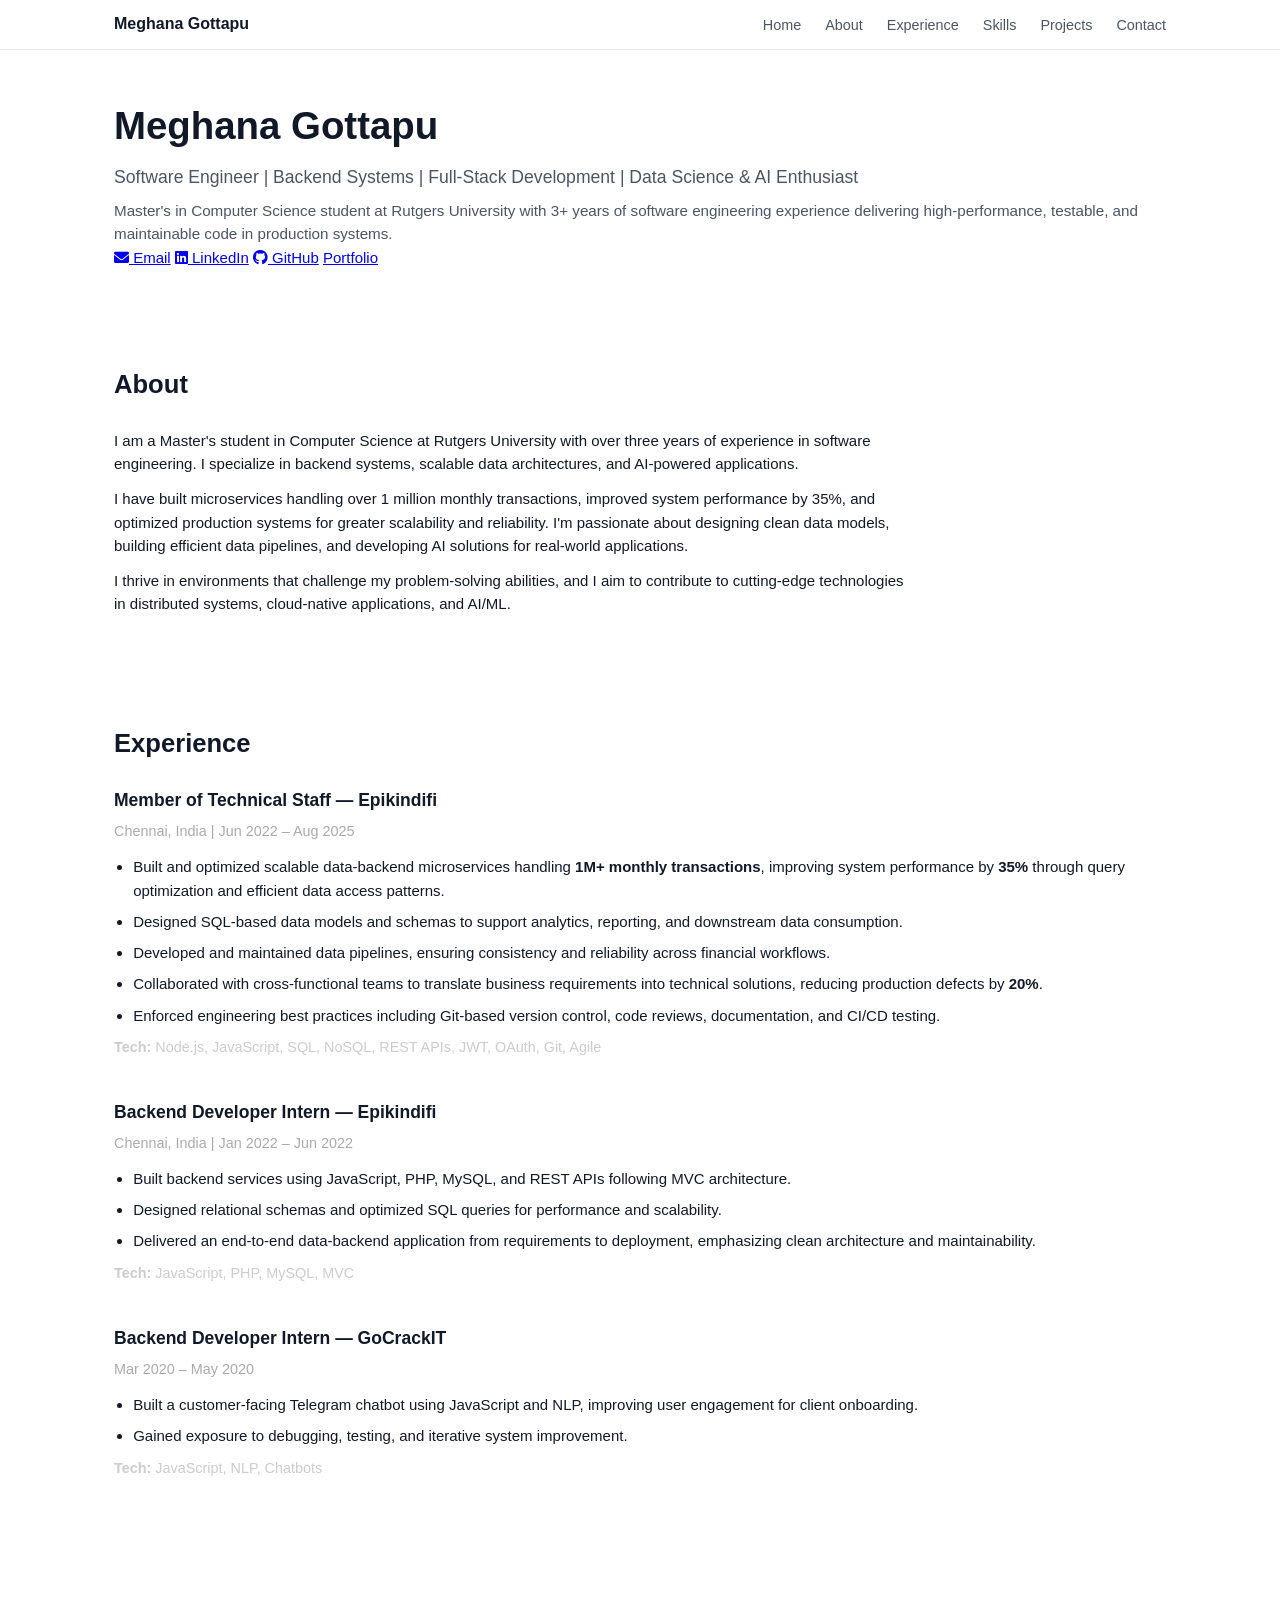
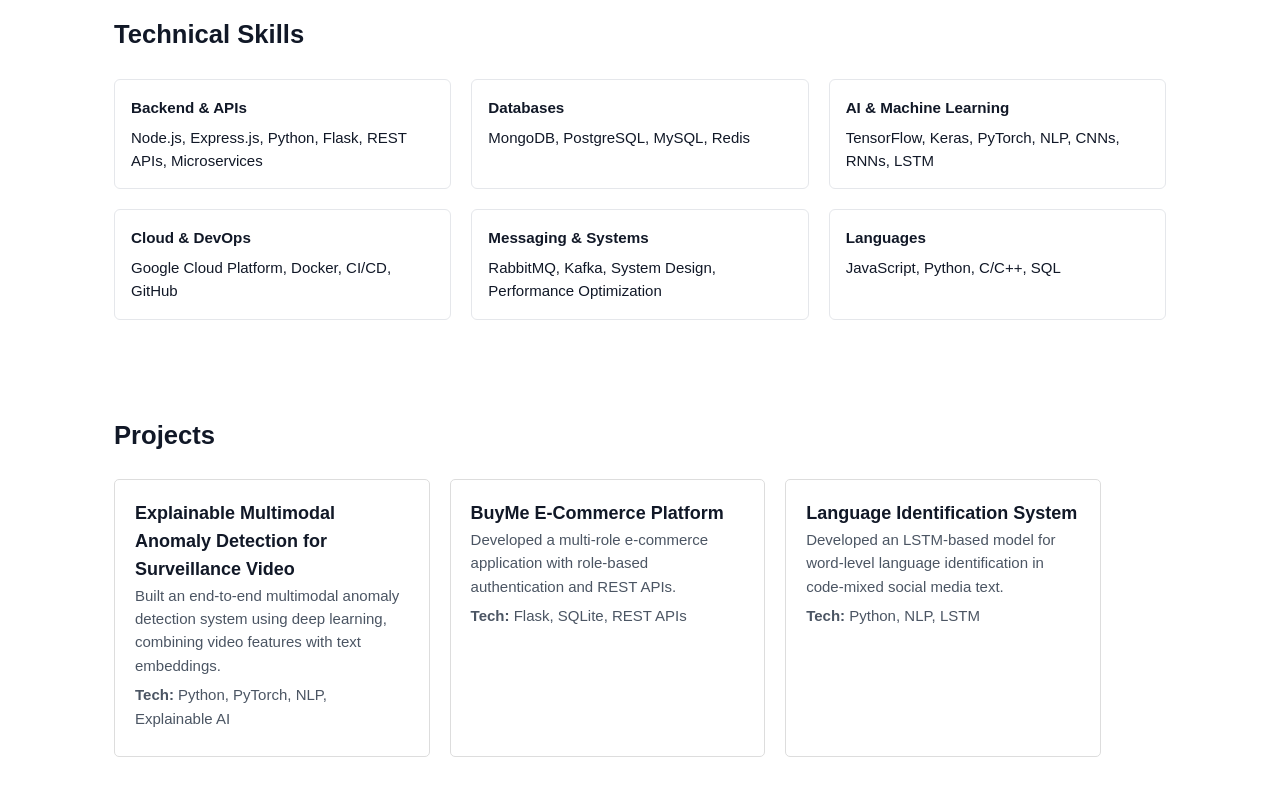
<file: index_bk.html>
<!DOCTYPE html>
<html lang="en">

<head>
    <meta charset="UTF-8" />
    <meta name="viewport" content="width=device-width, initial-scale=1.0" />
    <title>Meghana Gottapu | Software Engineer</title>
    <meta name="description"
        content="Meghana Gottapu – Software Engineer specializing in backend systems, microservices, and AI-powered applications." />
    <!-- Font Awesome CDN for Icons -->
    <link rel="stylesheet" href="https://cdnjs.cloudflare.com/ajax/libs/font-awesome/6.0.0-beta3/css/all.min.css" />
    <link rel="stylesheet" href="index.css" />
</head>

<body>

    <nav class="navbar">
        <div class="nav-container">
            <div class="logo">Meghana Gottapu</div>
            <ul class="nav-links">
                <li><a href="#home">Home</a></li>
                <li><a href="#about">About</a></li>
                <li><a href="#experience">Experience</a></li>
                <li><a href="#skills">Skills</a></li>
                <li><a href="#portfolio">Projects</a></li>
                <li><a href="#contact">Contact</a></li>
            </ul>
        </div>
    </nav>

    <section id="home" class="hero">
        <div class="hero-content">
            <h1>Meghana Gottapu</h1>
            <p class="tagline">Software Engineer | Backend Systems | Full-Stack Development | Data Science & AI Enthusiast</p>
            <p class="summary-line">
                Master's in Computer Science student at Rutgers University with 3+ years of software engineering experience delivering high-performance, testable, and maintainable code in production systems.
            </p>
            <div class="contact">
                <a href="mailto:meghanagottapu@gmail.com" class="btn"><i class="fas fa-envelope"></i> Email</a>
                <a href="https://linkedin.com/in/meghanagottapu/" class="btn"><i class="fab fa-linkedin"></i> LinkedIn</a>
                <a href="https://github.com/meghanagottapu" class="btn"><i class="fab fa-github"></i> GitHub</a>
                <a href="https://meghanagottapu.github.io" class="btn">Portfolio</a>
            </div>
        </div>
    </section>

    <section id="about">
        <h2 class="section-title">About</h2>
        <div class="about-content">
            <p>
                I am a Master's student in Computer Science at Rutgers University with over three years of experience in software engineering. I specialize in backend systems, scalable data architectures, and AI-powered applications.
            </p>
            <p>
                I have built microservices handling over 1 million monthly transactions, improved system performance by 35%, and optimized production systems for greater scalability and reliability. I'm passionate about designing clean data models, building efficient data pipelines, and developing AI solutions for real-world applications.
            </p>
            <p>
                I thrive in environments that challenge my problem-solving abilities, and I aim to contribute to cutting-edge technologies in distributed systems, cloud-native applications, and AI/ML.
            </p>
        </div>
    </section>

    <section id="experience">
        <h2 class="section-title">Experience</h2>

        <div class="experience-item">
            <h3>Member of Technical Staff — Epikindifi</h3>
            <span class="experience-meta">Chennai, India | Jun 2022 – Aug 2025</span>
            <ul>
                <li>Built and optimized scalable data-backend microservices handling <strong>1M+ monthly transactions</strong>, improving system performance by <strong>35%</strong> through query optimization and efficient data access patterns.</li>
                <li>Designed SQL-based data models and schemas to support analytics, reporting, and downstream data consumption.</li>
                <li>Developed and maintained data pipelines, ensuring consistency and reliability across financial workflows.</li>
                <li>Collaborated with cross-functional teams to translate business requirements into technical solutions, reducing production defects by <strong>20%</strong>.</li>
                <li>Enforced engineering best practices including Git-based version control, code reviews, documentation, and CI/CD testing.</li>
            </ul>
            <p class="tech-stack">
                <strong>Tech:</strong> Node.js, JavaScript, SQL, NoSQL, REST APIs, JWT, OAuth, Git, Agile
            </p>
        </div>

        <div class="experience-item">
            <h3>Backend Developer Intern — Epikindifi</h3>
            <span class="experience-meta">Chennai, India | Jan 2022 – Jun 2022</span>
            <ul>
                <li>Built backend services using JavaScript, PHP, MySQL, and REST APIs following MVC architecture.</li>
                <li>Designed relational schemas and optimized SQL queries for performance and scalability.</li>
                <li>Delivered an end-to-end data-backend application from requirements to deployment, emphasizing clean architecture and maintainability.</li>
            </ul>
            <p class="tech-stack">
                <strong>Tech:</strong> JavaScript, PHP, MySQL, MVC
            </p>
        </div>

        <div class="experience-item">
            <h3>Backend Developer Intern — GoCrackIT</h3>
            <span class="experience-meta">Mar 2020 – May 2020</span>
            <ul>
                <li>Built a customer-facing Telegram chatbot using JavaScript and NLP, improving user engagement for client onboarding.</li>
                <li>Gained exposure to debugging, testing, and iterative system improvement.</li>
            </ul>
            <p class="tech-stack">
                <strong>Tech:</strong> JavaScript, NLP, Chatbots
            </p>
        </div>
    </section>

    <section id="skills">
        <h2 class="section-title">Technical Skills</h2>
        <div class="skills-grid">
            <div class="skill-category">
                <h3>Backend & APIs</h3>
                <p>Node.js, Express.js, Python, Flask, REST APIs, Microservices</p>
            </div>

            <div class="skill-category">
                <h3>Databases</h3>
                <p>MongoDB, PostgreSQL, MySQL, Redis</p>
            </div>

            <div class="skill-category">
                <h3>AI & Machine Learning</h3>
                <p>TensorFlow, Keras, PyTorch, NLP, CNNs, RNNs, LSTM</p>
            </div>

            <div class="skill-category">
                <h3>Cloud & DevOps</h3>
                <p>Google Cloud Platform, Docker, CI/CD, GitHub</p>
            </div>

            <div class="skill-category">
                <h3>Messaging & Systems</h3>
                <p>RabbitMQ, Kafka, System Design, Performance Optimization</p>
            </div>

            <div class="skill-category">
                <h3>Languages</h3>
                <p>JavaScript, Python, C/C++, SQL</p>
            </div>
        </div>
    </section>

    <section id="portfolio">
        <h2 class="section-title">Projects</h2>
        <div class="portfolio-grid">
            <div class="portfolio-item" onclick="expandProject(0)">
                <h3>Explainable Multimodal Anomaly Detection for Surveillance Video</h3>
                <p>Built an end-to-end multimodal anomaly detection system using deep learning, combining video features with text embeddings.</p>
                <p><strong>Tech:</strong> Python, PyTorch, NLP, Explainable AI</p>
                <div class="project-details" id="project-0">
                    <p>Achieved AUC = 0.93 for anomaly classification and implemented temporal localization to predict anomalous event timestamps.</p>
                    <p>Developed explainability mechanisms like attention visualization and Grad-CAM for interpretable model decisions.</p>
                </div>
            </div>

            <div class="portfolio-item" onclick="expandProject(1)">
                <h3>BuyMe E-Commerce Platform</h3>
                <p>Developed a multi-role e-commerce application with role-based authentication and REST APIs.</p>
                <p><strong>Tech:</strong> Flask, SQLite, REST APIs</p>
                <div class="project-details" id="project-1">
                    <p>Implemented secure session management, role-based access control, and optimized SQL queries for better scalability.</p>
                </div>
            </div>

            <div class="portfolio-item" onclick="expandProject(2)">
                <h3>Language Identification System</h3>
                <p>Developed an LSTM-based model for word-level language identification in code-mixed social media text.</p>
                <p><strong>Tech:</strong> Python, NLP, LSTM</p>
                <div class="project-details" id="project-2">
                    <p>Processed multilingual datasets, optimized preprocessing pipelines, and evaluated model performance through classical NLP techniques.</p>
                </div>
            </div>
        </div>
    </section>
</file>
<file: index.css>
* {
    margin: 0;
    padding: 0;
    box-sizing: border-box;
}

:root {
    --bg-primary: #ffffff;
    --bg-secondary: #f8f9fb;
    --text-primary: #111827;
    --text-secondary: #4b5563;
    --accent: #2563eb;
    --border: #e5e7eb;
}

body {
    font-family: -apple-system, BlinkMacSystemFont, "Segoe UI",
                 Roboto, Helvetica, Arial, sans-serif;
    background: var(--bg-primary);
    color: var(--text-primary);
    line-height: 1.55;
    font-size: 15px;
}

/* NAVBAR */
.navbar {
    position: fixed;
    top: 0;
    width: 100%;
    background: #ffffff;
    border-bottom: 1px solid var(--border);
    z-index: 1000;
}

.nav-container {
    max-width: 1100px;
    margin: 0 auto;
    padding: 0.75rem 1.5rem;
    display: flex;
    justify-content: space-between;
    align-items: center;
}

.logo {
    font-weight: 600;
    font-size: 1rem;
}

.summary-line {
    margin-top: 0.5rem;
    font-size: 0.95rem;
    color: var(--text-secondary);
}

.nav-links {
    list-style: none;
    display: flex;
    gap: 1.5rem;
}

.nav-links a {
    text-decoration: none;
    color: var(--text-secondary);
    font-size: 0.9rem;
}

.nav-links a:hover {
    color: var(--text-primary);
}

/* SECTIONS */
section {
    max-width: 1100px;
    margin: 0 auto;
    padding: 3rem 1.5rem;
}

.hero {
    padding-top: 6rem;
    padding-bottom: 3rem;
}

.hero-content h1 {
    font-size: 2.4rem;
    font-weight: 700;
    margin-bottom: 0.5rem;
}

.tagline {
    font-size: 1.1rem;
    color: var(--text-secondary);
}

.section-title {
    font-size: 1.6rem;
    font-weight: 600;
    margin-bottom: 1.5rem;
}

/* ABOUT */
.about-content p {
    max-width: 800px;
    margin-bottom: 0.75rem;
}

/* SKILLS */
.skills-grid {
    display: grid;
    grid-template-columns: repeat(auto-fit, minmax(260px, 1fr));
    gap: 1.25rem;
}

.skill-category {
    border: 1px solid var(--border);
    padding: 1rem;
    border-radius: 6px;
}

.skill-category h3 {
    font-size: 0.95rem;
    margin-bottom: 0.4rem;
}

/* PROJECTS */
.portfolio-grid {
    display: flex;
    flex-wrap: wrap;
    gap: 20px;
}
.project-details {
    display: none;
    padding: 10px;
    background-color: #f4f4f4;
    margin-top: 10px;
    border-radius: 5px;
    transition: all 0.5s ease;
    overflow: hidden; /* Hide overflow */
    max-height: 0; /* Initially hide content */
}
.expanded {
    display: block;
    width: 100%;
    transition: all 0.5s ease;
}

.portfolio-item {
    width: 30%;
    cursor: pointer;
    border: 1px solid #ddd;
    padding: 20px;
    border-radius: 5px;
    transition: all 0.3s ease;
    position: relative;
}

.portfolio-item h3 {
    margin: 0;
    font-size: 1.2em;
}

.portfolio-item p {
    margin-bottom: 0.4rem;
    color: var(--text-secondary);
}

/* CONTACT */
.contact-info p {
    margin-bottom: 0.4rem;
}

.contact-info a {
    color: var(--accent);
    text-decoration: none;
}

/* FOOTER */
footer {
    border-top: 1px solid var(--border);
    text-align: center;
    padding: 1.5rem;
    font-size: 0.85rem;
    color: var(--text-secondary);
}

/* Expanded project details */
.portfolio-item.expanded .project-details {
    display: block;
    max-height: 1000px; /* Allow enough space for content */
    overflow-y: auto; /* Allow scrolling if content overflows */
}

/* On hover, expand the project item */
.portfolio-item.expanded {
    width: 60%; /* You can adjust the width as needed */
}

.portfolio-item:not(.expanded) .project-details {
    display: none;
    /* Keep collapsed if not expanded */
}

/* Ensure the grid adapts to different screen sizes */
@media (max-width: 768px) {
    .portfolio-item {
        width: 48%;
    }
}

@media (max-width: 480px) {
    .portfolio-item {
        width: 100%;
    }
}

/* MOBILE */
@media (max-width: 768px) {
    .nav-links {
        display: none;
    }
}

.experience-item {
    margin-bottom: 2.5rem;
}

.experience-item h3 {
    margin-bottom: 0.3rem;
}

.experience-meta {
    font-size: 0.9rem;
    color: #aaa;
}

.experience-item ul {
    margin-top: 0.8rem;
    padding-left: 1.2rem;
}

.experience-item li {
    margin-bottom: 0.5rem;
}

.tech-stack {
    margin-top: 0.6rem;
    font-size: 0.9rem;
    color: #ccc;
}
</file>
